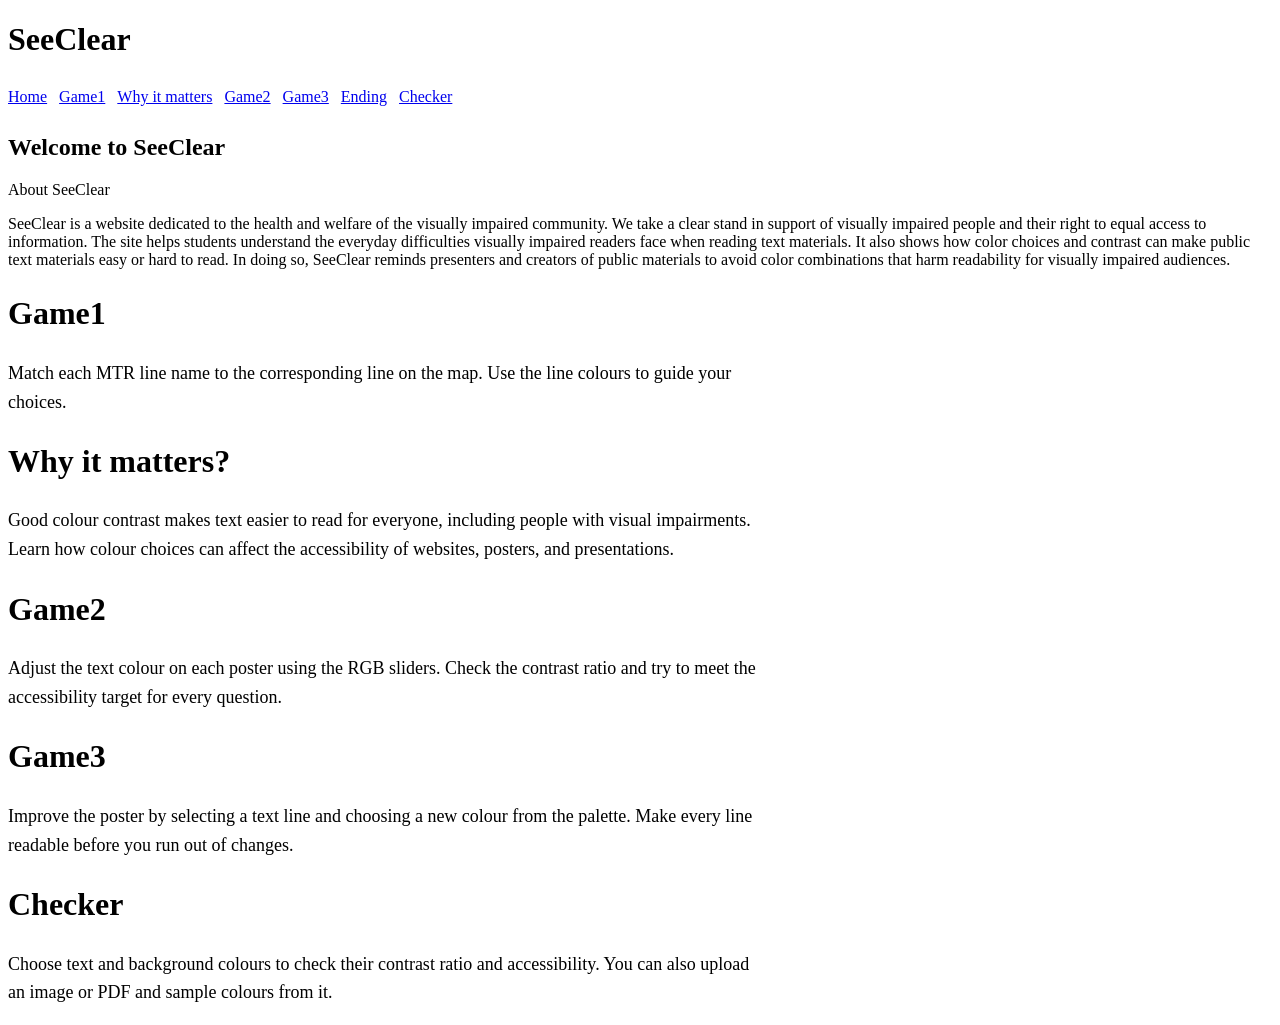
<file: index.html>
<!DOCTYPE html>
<html lang="en">

<head>
    <meta charset="UTF-8">
    <meta name="viewport" content="width=device-width, initial-scale=1.0">

    <title>SeeClear</title>
    <link rel="stylesheet" href="css/style.css">

</head>

<body>
    <a class="skip-link" href="#main">Skip to main content</a>
    <header class="site-header">
        <h1>SeeClear</h1>
        <nav class="site-nav">
            <ul class="nav-links">
                <li><a href="index.html">Home</a></li>
                <li><a href="game1.html">Game1</a></li>
                <li><a href="background.html">Why it matters</a></li>
                <li><a href="game2.html">Game2</a></li>
                <li><a href="game3.html">Game3</a></li>
                <li><a href="ending.html">Ending</a></li>
                <li><a href="checker.html">Checker</a></li>
            </ul>
        </nav>
    </header>

    <main id="main">
        <h2 class="background-heading">Welcome to SeeClear</h2>
        <p>About SeeClear</p>
        <p>SeeClear is a website dedicated to the health and welfare of the visually impaired community. 
            We take a clear stand in support of visually impaired people and their right to equal access to information. 
            The site helps students understand the everyday difficulties visually impaired readers face when reading text materials. 
            It also shows how color choices and contrast can make public text materials easy or hard to read. 
            In doing so, SeeClear reminds presenters and creators of public materials to avoid color combinations that harm readability for visually impaired audiences.
        </p>
        <h2 class="homepage-heading">Game1</h2>
        <p class="homepage-intro">Match each MTR line name to the corresponding line on the map. Use the line colours to guide your choices.</p>
        <h2 class="homepage-heading">Why it matters?</h2>
        <p class="homepage-intro">Good colour contrast makes text easier to read for everyone, including people with visual impairments. Learn how colour choices can affect the accessibility of websites, posters, and presentations.</p>
        <h2 class="homepage-heading">Game2</h2>
        <p class="homepage-intro">Adjust the text colour on each poster using the RGB sliders. Check the contrast ratio and try to meet the accessibility target for every question.</p>
        <h2 class="homepage-heading">Game3</h2>
        <p class="homepage-intro">Improve the poster by selecting a text line and choosing a new colour from the palette. Make every line readable before you run out of changes.</p>
        <h2 class="homepage-heading">Checker</h2>
        <p class="homepage-intro">Choose text and background colours to check their contrast ratio and accessibility. You can also upload an image or PDF and sample colours from it.</p>
    </main>
    <script src="js/color.js"></script>
</body>

</html>
</file>
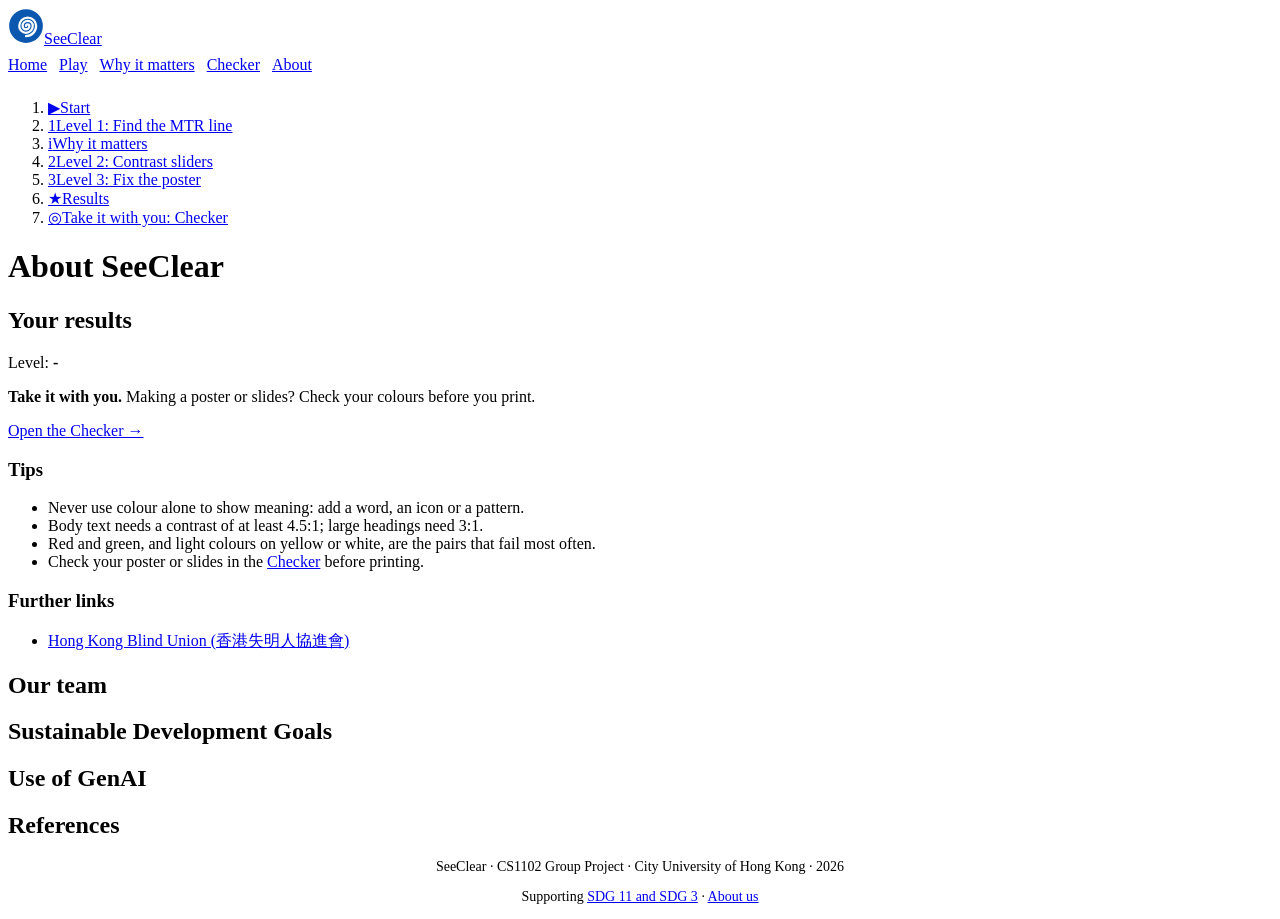
<file: about.html>
<!DOCTYPE html>
<html lang="en">
<head>
  <meta charset="UTF-8">
  <meta name="viewport" content="width=device-width, initial-scale=1.0">
  <meta name="description" content="The team behind SeeClear, our SDGs, GenAI use and references.">
  <title>About - SeeClear</title>
  <link rel="stylesheet" href="css/style.css">
</head>
<body>
  <!-- Page owner: Skeleton: Programmer A; text: Design & Content. Nav bar and footer are shared: keep them identical on all 6 pages. -->
  <a class="skip-link" href="#main">Skip to content</a>
  <header class="site-header">
    <nav class="nav-bar" aria-label="Main">
      <a class="logo" href="index.html"><img src="img/logo.svg" alt="" width="36" height="36">SeeClear</a>
      <ul class="nav-links">
        <li><a href="index.html" data-nav="home">Home</a></li>
        <li><a href="experience.html" data-nav="play">Play</a></li>
        <li><a href="why.html" data-nav="why">Why it matters</a></li>
        <li><a href="checker.html" data-nav="checker">Checker</a></li>
        <li><a href="about.html" data-nav="about" class="active" aria-current="page">About</a></li>
      </ul>
    </nav>
  </header>

  <main id="main">
    <nav class="route" id="routeBar" aria-label="Game route" data-current="results"></nav>

    <h1>About SeeClear</h1>

    <!-- Results of the three games (Programmer A). Tips and links: Design & Content can edit the text. -->
    <section id="results" aria-labelledby="resultsTitle">
      <h2 id="resultsTitle">Your results</h2>
      <ol class="result-steps" id="resultSteps"></ol>
      <p class="result-level">Level: <strong id="resultLevel">-</strong></p>
      <p id="resultNote" class="result-note"></p>
      <div class="next-block takeaway">
        <p><strong>Take it with you.</strong> Making a poster or slides? Check your colours before you print.</p>
        <a class="btn btn-primary" href="checker.html">Open the Checker &rarr;</a>
      </div>

      <h3>Tips</h3>
      <ul class="tips">
        <li>Never use colour alone to show meaning: add a word, an icon or a pattern.</li>
        <li>Body text needs a contrast of at least 4.5:1; large headings need 3:1.</li>
        <li>Red and green, and light colours on yellow or white, are the pairs that fail most often.</li>
        <li>Check your poster or slides in the <a href="checker.html">Checker</a> before printing.</li>
      </ul>

      <h3>Further links</h3>
      <ul class="further-links">
        <li><a href="https://www.hkbu.org.hk/" rel="noopener">Hong Kong Blind Union (香港失明人協進會)</a></li>
        <!-- Instagram / YouTube links: Design & Content to add -->
      </ul>
    </section>

    <section id="team" aria-labelledby="teamTitle">
      <h2 id="teamTitle">Our team</h2>
      <!-- Team members and roles go here -->
    </section>

    <section id="sdg" aria-labelledby="sdgTitle">
      <h2 id="sdgTitle">Sustainable Development Goals</h2>
      <!-- SDG 11 and SDG 3 explanation goes here -->
    </section>

    <section id="genai" aria-labelledby="genaiTitle">
      <h2 id="genaiTitle">Use of GenAI</h2>
      <!-- GenAI declaration goes here -->
    </section>

    <section id="references" aria-labelledby="refTitle">
      <h2 id="refTitle">References</h2>
      <!-- WCAG, colour-blindness matrix sources, statistics sources -->
    </section>
  </main>

  <footer class="site-footer">
    <p>SeeClear &middot; CS1102 Group Project &middot; City University of Hong Kong &middot; 2026</p>
    <p>Supporting <a href="about.html#sdg">SDG 11 and SDG 3</a> &middot; <a href="about.html">About us</a></p>
  </footer>

  <script src="js/game.js"></script>
  <script src="js/ending.js"></script>
</body>
</html>
</file>
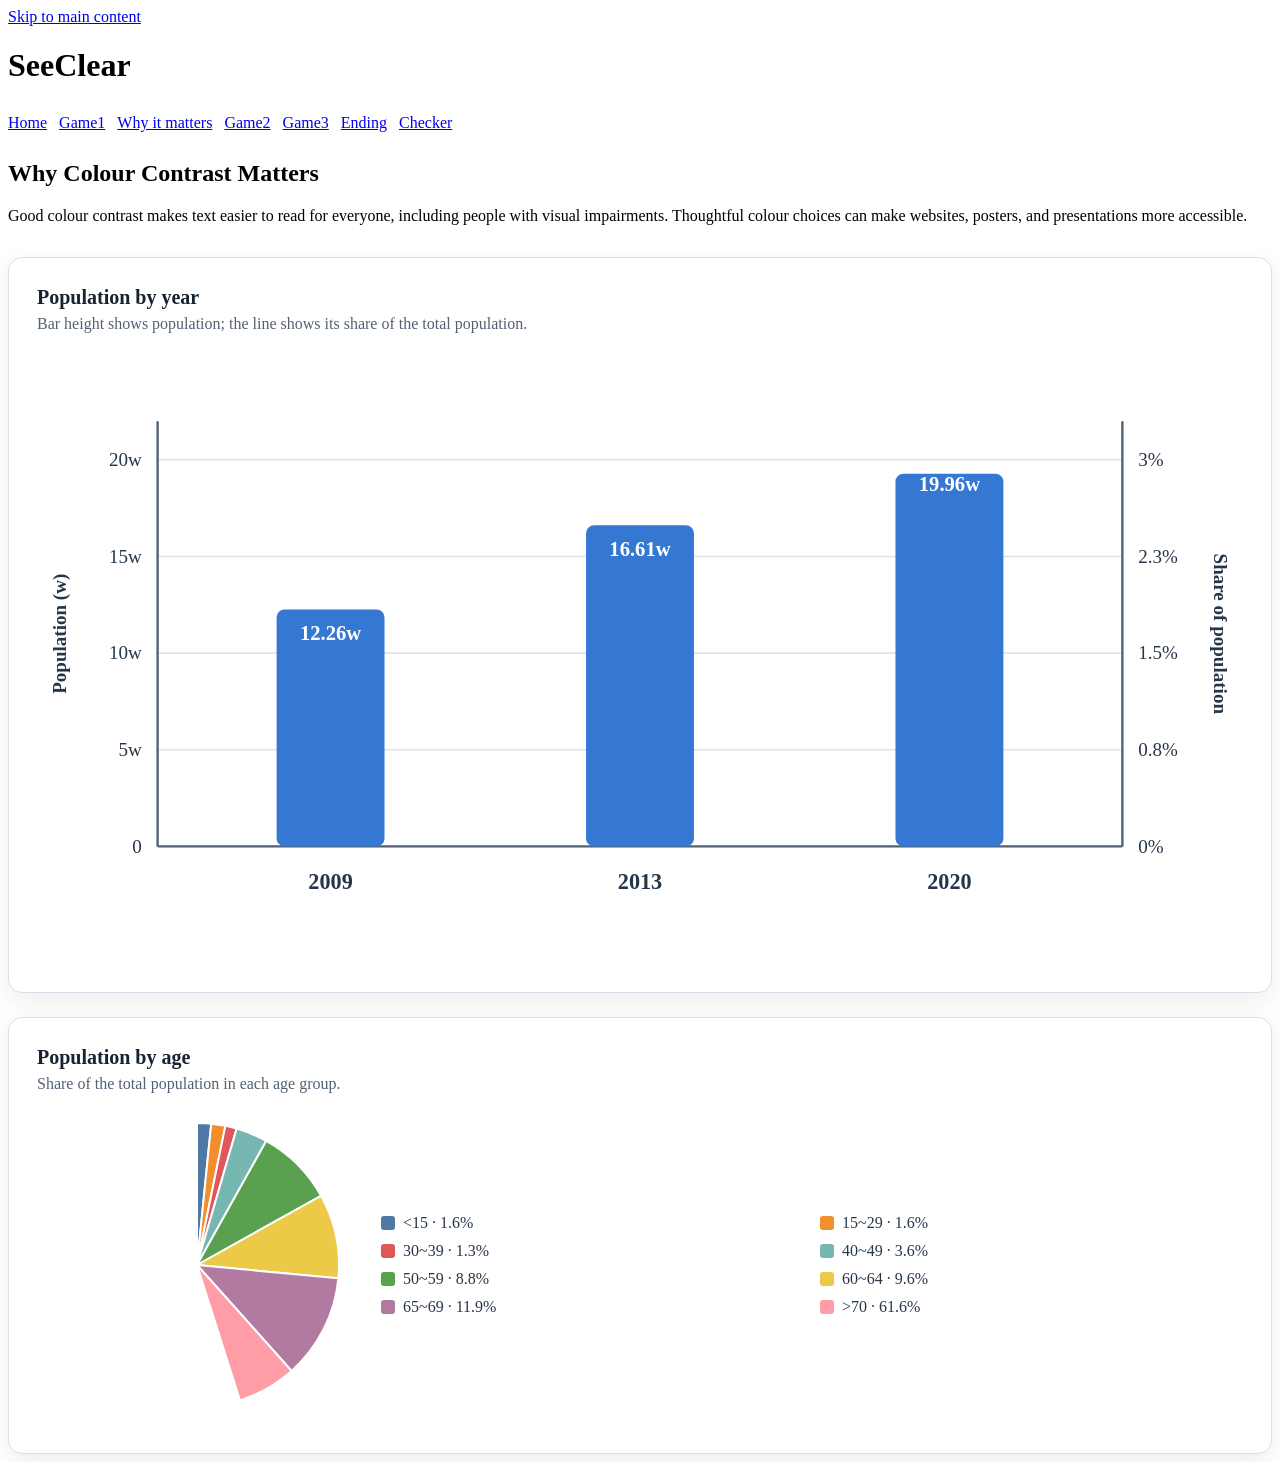
<file: background.html>
<!DOCTYPE html>
<html lang="en">

<head meta name = "viewport" content = "width=device-width, initial-scale=1.0">
    <meta charset="UTF-8">
    <title>Background - SeeClear</title>
    <title>Background - SeeClear</title>
    <link rel="stylesheet" href="css/style.css">
    <script src="js/color.js"></script>
</head>

<body>
    <a class="" href="#main">Skip to main content</a>
    <header class="site-header">
        <h1>SeeClear</h1>
        <nav class="site-nav">
            <ul class="nav-links">
                <li><a href="index.html">Home</a></li>
                <li><a href="game1.html">Game1</a></li>
                <li><a href="background.html">Why it matters</a></li>
                <li><a href="game2.html">Game2</a></li>
                <li><a href="game3.html">Game3</a></li>
                <li><a href="ending.html">Ending</a></li>
                <li><a href="checker.html">Checker</a></li>
            </ul>
        </nav>
    </header>

    <main id="main">
        <h2>Why Colour Contrast Matters</h2>
        <p>Good colour contrast makes text easier to read for everyone, including people with visual impairments. Thoughtful colour choices can make websites, posters, and presentations more accessible.</p>
        <section class="background-charts" aria-label="Population statistics">
            <article class="chart-card">
                <h3>Population by year</h3>
                <p class="chart-description">Bar height shows population; the line shows its share of the total population.</p>
                <div class="chart-frame">
                    <svg id="population-chart" viewBox="0 0 760 390" role="img" aria-label="Population: 12.26w in 2009, 16.61w in 2013, 19.96w in 2020; corresponding shares: 1.8, 2.3, 2.7 percent."></svg>
                </div>
            </article>
            <article class="chart-card">
                <h3>Population by age</h3>
                <p class="chart-description">Share of the total population in each age group.</p>
                <div class="age-chart-layout">
                    <svg id="age-chart" viewBox="0 0 320 320" role="img" aria-label="Age distribution: <15 1.6 percent, 15~29 1.6 percent, 30~39 1.3 percent, 40~49 3.6 percent, 50~59 8.8 percent, 60~64 9.6 percent, 65~69 11.9 percent, >70 61.6 percent."></svg>
                    <ul id="age-legend" class="age-legend" aria-label="Age group percentages"></ul>
                </div>
            </article>
        </section>
    </main>
    <script src="js/background.js"></script>
</body>

</html>
</file>
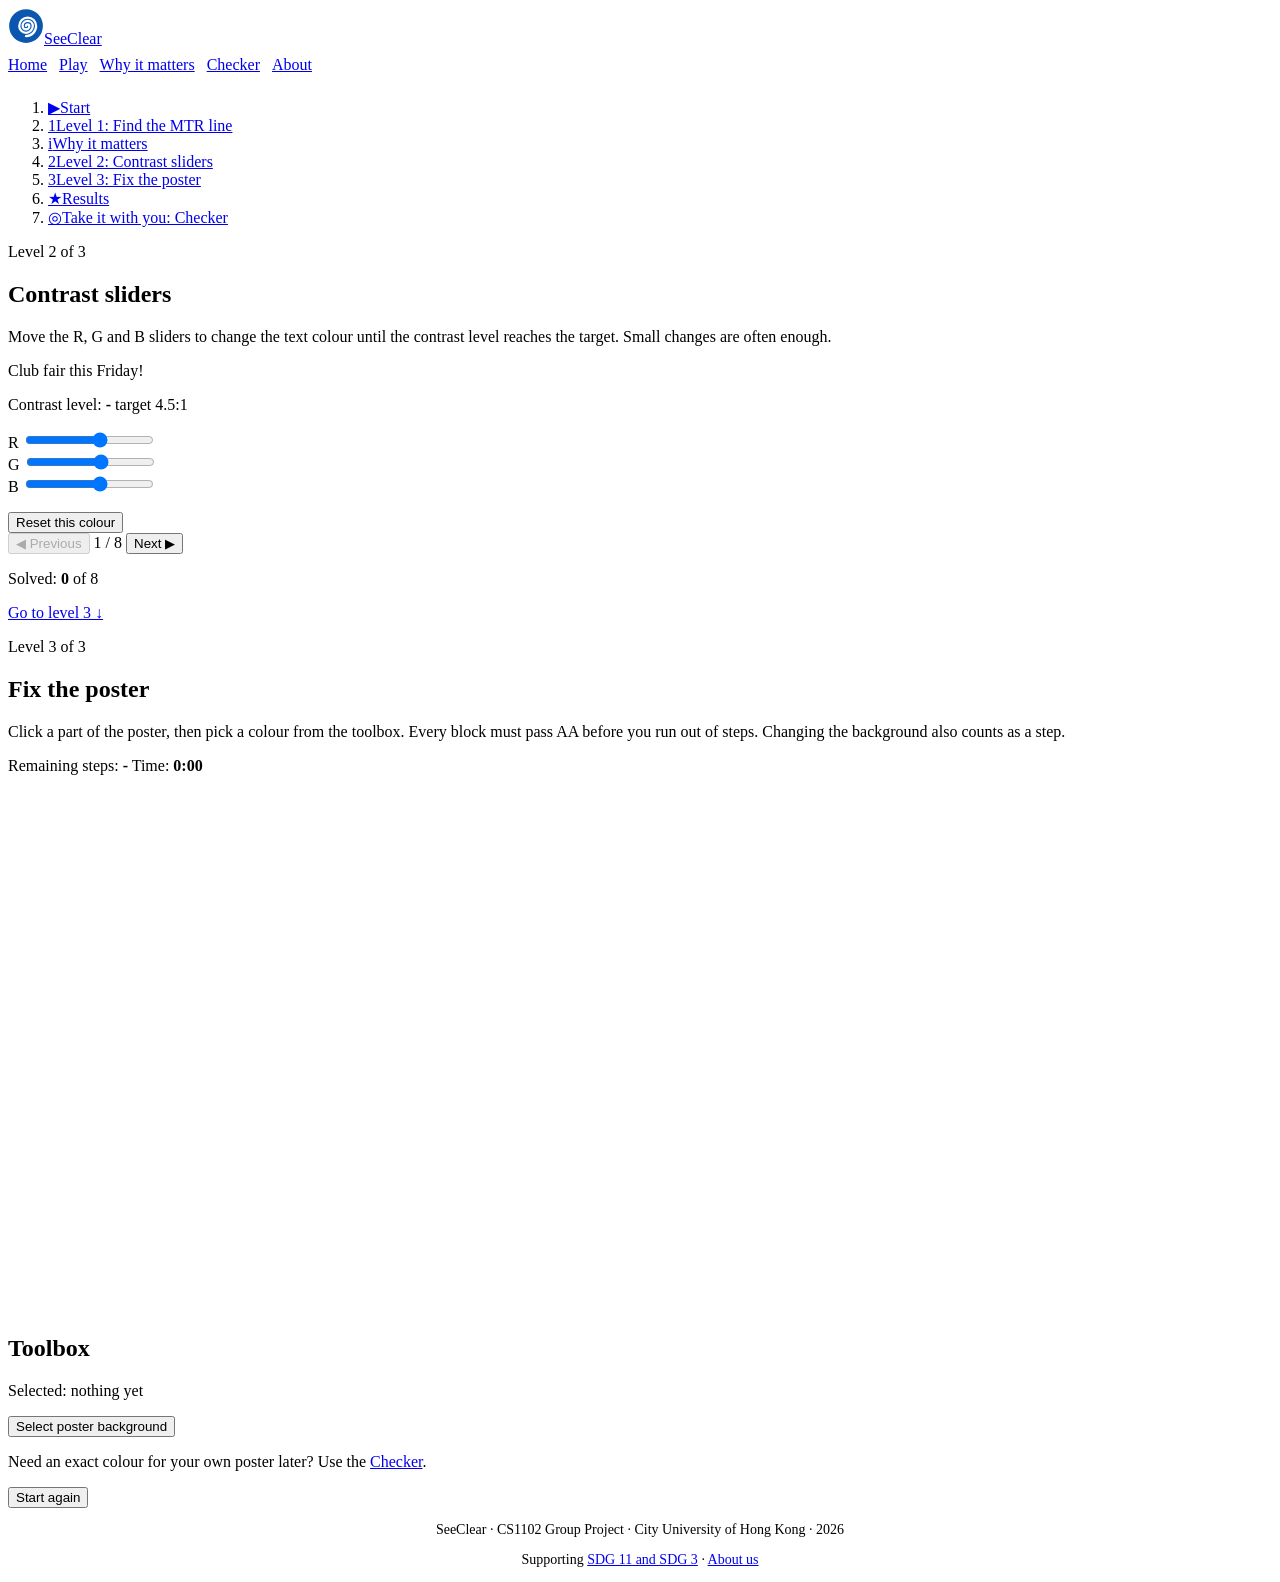
<file: challenge.html>
<!DOCTYPE html>
<html lang="en">
<head>
  <meta charset="UTF-8">
  <meta name="viewport" content="width=device-width, initial-scale=1.0">
  <meta name="description" content="Test your eye for accessible colour.">
  <title>Challenge - SeeClear</title>
  <link rel="stylesheet" href="css/style.css">
</head>
<body>
  <!-- Page owner: Programmer B (Games 2 and 3: Programmer A). Nav bar and footer are shared: keep them identical on all 6 pages. -->
  <a class="skip-link" href="#main">Skip to content</a>
  <header class="site-header">
    <nav class="nav-bar" aria-label="Main">
      <a class="logo" href="index.html"><img src="img/logo.svg" alt="" width="36" height="36">SeeClear</a>
      <ul class="nav-links">
        <li><a href="index.html" data-nav="home">Home</a></li>
        <li><a href="experience.html" data-nav="play" class="active" aria-current="page">Play</a></li>
        <li><a href="why.html" data-nav="why">Why it matters</a></li>
        <li><a href="checker.html" data-nav="checker">Checker</a></li>
        <li><a href="about.html" data-nav="about">About</a></li>
      </ul>
    </nav>
  </header>

  <main id="main">
    <nav class="route" id="routeBar" aria-label="Game route" data-current="game2"></nav>

    <!-- Games 2 and 3 (built by Programmer A, 2026-11-09). -->
    <section class="game" id="level2" data-route-step="game2" aria-labelledby="game2Title">
      <p class="game-step">Level 2 of 3</p>
      <h1 id="game2Title">Contrast sliders</h1>
      <p>Move the R, G and B sliders to change the text colour until the contrast level reaches the target. Small changes are often enough.</p>

      <div class="slider-game">
        <div class="slider-picture" id="quizPicture">
          <p id="quizText"></p>
        </div>
        <div class="slider-controls">
          <p class="contrast-level">Contrast level: <strong id="quizRatio">-</strong>
            <span class="contrast-target">target <span id="quizTarget">-</span></span></p>
          <div class="level-bar" aria-hidden="true">
            <div class="level-fill" id="quizLevelFill"></div>
            <div class="level-target" id="quizTargetTick"></div>
          </div>
          <div class="rgb-slider">
            <label for="sliderR">R <output id="valueR" for="sliderR"></output></label>
            <input type="range" id="sliderR" min="0" max="255" step="1">
          </div>
          <div class="rgb-slider">
            <label for="sliderG">G <output id="valueG" for="sliderG"></output></label>
            <input type="range" id="sliderG" min="0" max="255" step="1">
          </div>
          <div class="rgb-slider">
            <label for="sliderB">B <output id="valueB" for="sliderB"></output></label>
            <input type="range" id="sliderB" min="0" max="255" step="1">
          </div>
          <p id="quizStatus" class="game-message" aria-live="polite"></p>
          <button type="button" id="quizReset">Reset this colour</button>
        </div>
      </div>

      <div class="quiz-nav">
        <button type="button" id="quizPrev">&#9664; Previous</button>
        <span id="quizCount" class="quiz-count">1 / 8</span>
        <button type="button" id="quizNext">Next &#9654;</button>
      </div>
      <p>Solved: <strong id="quizSolved">0</strong> of <span id="quizTotal">8</span></p>
      <a class="btn btn-primary" href="#level3">Go to level 3 &darr;</a>
    </section>

    <section class="game" id="level3" data-route-step="game3" aria-labelledby="game3Title">
      <p class="game-step">Level 3 of 3</p>
      <h1 id="game3Title">Fix the poster</h1>
      <p>Click a part of the poster, then pick a colour from the toolbox. Every block must pass AA before you run out of steps. Changing the background also counts as a step.</p>

      <div class="fix-status">
        <span>Remaining steps: <strong id="stepsLeft">-</strong></span>
        <span>Time: <strong id="timer">0:00</strong></span>
      </div>

      <div class="fix-game">
        <div class="poster" id="poster"></div>
        <div class="toolbox">
          <h2>Toolbox</h2>
          <p id="selectedPart" class="selected-part">Selected: nothing yet</p>
          <button type="button" id="selectBackground">Select poster background</button>
          <div class="swatches" id="toolbox"></div>
          <p class="toolbox-tip">Need an exact colour for your own poster later? Use the <a href="checker.html">Checker</a>.</p>
        </div>
      </div>

      <div class="progress-bar" aria-hidden="true">
        <div class="progress-pass" id="progressPass"></div>
        <div class="progress-fail" id="progressFail"></div>
      </div>
      <p id="progressText" class="game-message" aria-live="polite"></p>

      <div class="game-actions">
        <button type="button" id="posterReset">Start again</button>
      </div>

      <div id="level3Done" class="next-block" hidden>
        <p id="level3Result"></p>
        <a class="btn btn-primary" href="about.html#results">See your results &rarr;</a>
      </div>
    </section>
  </main>

  <footer class="site-footer">
    <p>SeeClear &middot; CS1102 Group Project &middot; City University of Hong Kong &middot; 2026</p>
    <p>Supporting <a href="about.html#sdg">SDG 11 and SDG 3</a> &middot; <a href="about.html">About us</a></p>
  </footer>

  <script src="data/scenes.js"></script>
  <script src="js/color.js"></script>
  <script src="js/game.js"></script>
  <script src="js/challenge.js"></script>
</body>
</html>
</file>
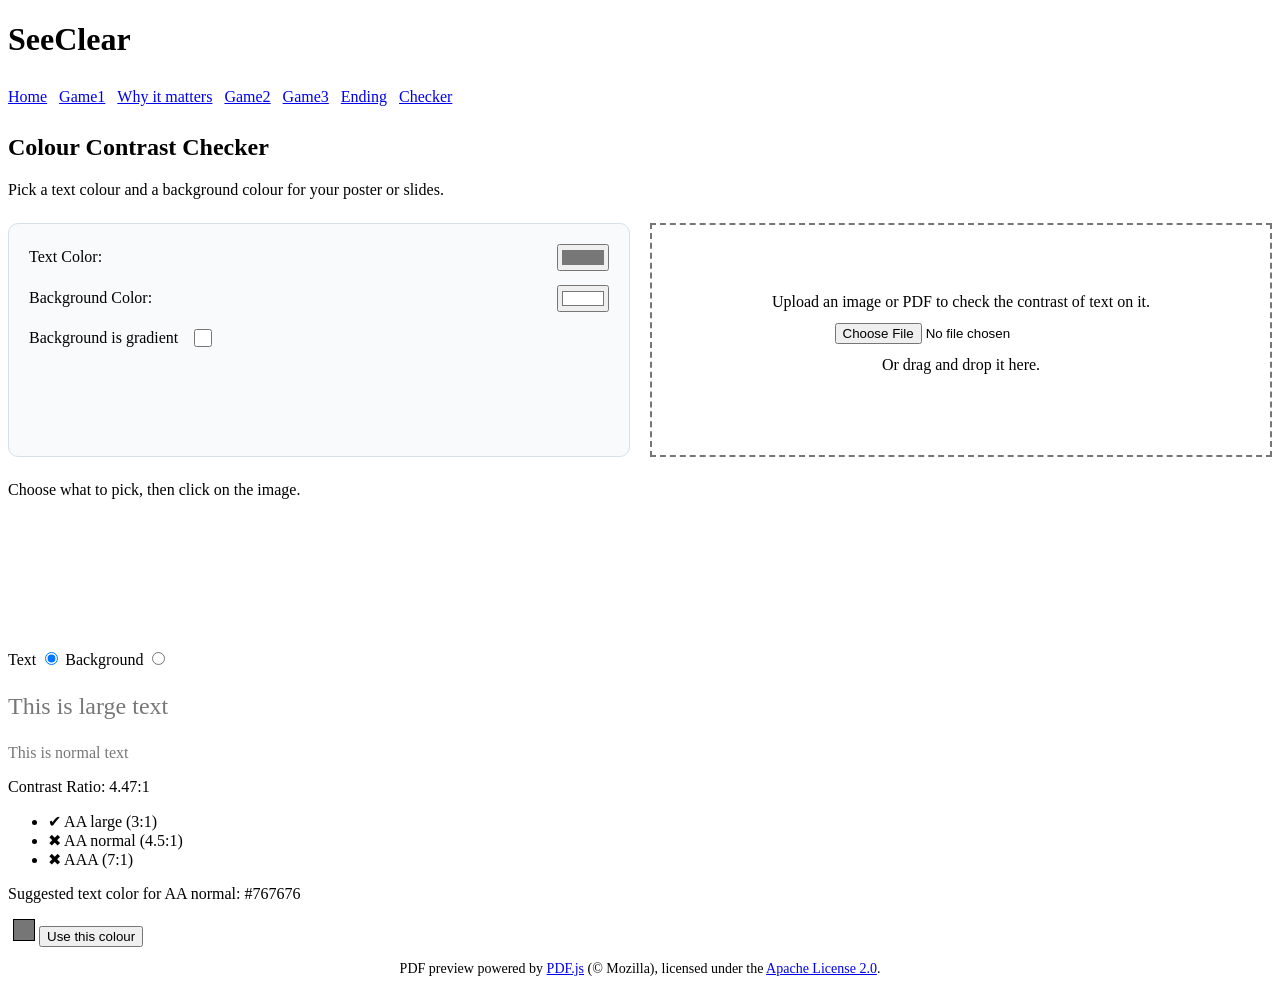
<file: checker.html>
<!DOCTYPE html>
<html lang="en">

<head>
    <meta name="viewport" content="width=device-width, initial-scale=1.0">
    <meta charset="UTF-8">
    <title>Checker - SeeClear</title>
    <link rel="stylesheet" href="css/style.css">
</head>

<body>
    <a class="skip-link" href="#main">Skip to main content</a>
    <header class="site-header">
        <h1>SeeClear</h1>
        <nav class="site-nav">
            <ul class="nav-links">
                <li><a href="index.html">Home</a></li>
                <li><a href="game1.html">Game1</a></li>
                <li><a href="background.html">Why it matters</a></li>
                <li><a href="game2.html">Game2</a></li>
                <li><a href="game3.html">Game3</a></li>
                <li><a href="ending.html">Ending</a></li>
                <li><a href="checker.html">Checker</a></li>
            </ul>
        </nav>
    </header>
    <main id="main">
        <h2>Colour Contrast Checker</h2>
        <p>Pick a text colour and a background colour for your poster or slides.</p>
        <div class="checker-upload-layout">
            <section class="checker-options" aria-label="Colour settings">
                <div class="checker-control">
                    <label for="text-color">Text Color:</label>
                    <input type="color" id="text-color" value="#777777">
                </div>
                <div class="checker-control">
                    <label for="background-color">Background Color:</label>
                    <input type="color" id="background-color" value="#ffffff">
                </div>
                <div class="checker-control checker-gradient-toggle">
                    <label for="gradient-toggle">Background is gradient</label>
                    <input type="checkbox" id="gradient-toggle">
                </div>
                <div id="gradient-options" hidden>
                    <label for="gradient-end">End Color:</label>
                    <input type="color" id="gradient-end" value="#000000">
                    <p>The background colour above is used as the gradient start.</p>
                </div>
            </section>
            <div id="drop-zone">
                <label for="image-upload">Upload an image or PDF to check the contrast of text on it.</label>
                <input type="file" accept="image/*,application/pdf" id="image-upload">
                <p>Or drag and drop it here.</p>
                <p id="file-error" role="alert"></p>
            </div>
        </div>
        <p>Choose what to pick, then click on the image.</p>
        <label for="pick-text">Text</label>
        <input type="radio" id="pick-text" value="text" name="color-type" checked>
        <label for="pick-background">Background</label>
        <input type="radio" id="pick-background" value="background" name="color-type">
        <canvas id="image-canvas"></canvas>
        <div id="preview">
            <p id="large-text">This is large text</p>
            <p>This is normal text</p>
        </div>
        <p id="contrast-ratio"></p>
        <ul id="results">
            <li id="aa-large"></li>
            <li id="aa-normal"></li>
            <li id="aaa"></li>
        </ul>
        <p id="suggestion"></p>
        <span id="suggestion-swatch" role="img"></span>
        <button id="apply-suggestion" hidden>Use this colour</button>
    </main>
    <footer>
        <p>PDF preview powered by <a href="https://mozilla.github.io/pdf.js/">PDF.js</a> (© Mozilla), licensed under the
            <a href="https://www.apache.org/licenses/LICENSE-2.0">Apache License 2.0</a>.
        </p>
    </footer>
    <script src="pdfjs/pdf.min.js"></script>
    <script src="js/color.js"></script>
    <script src="js/checker.js"></script>
</body>

</html>
</file>
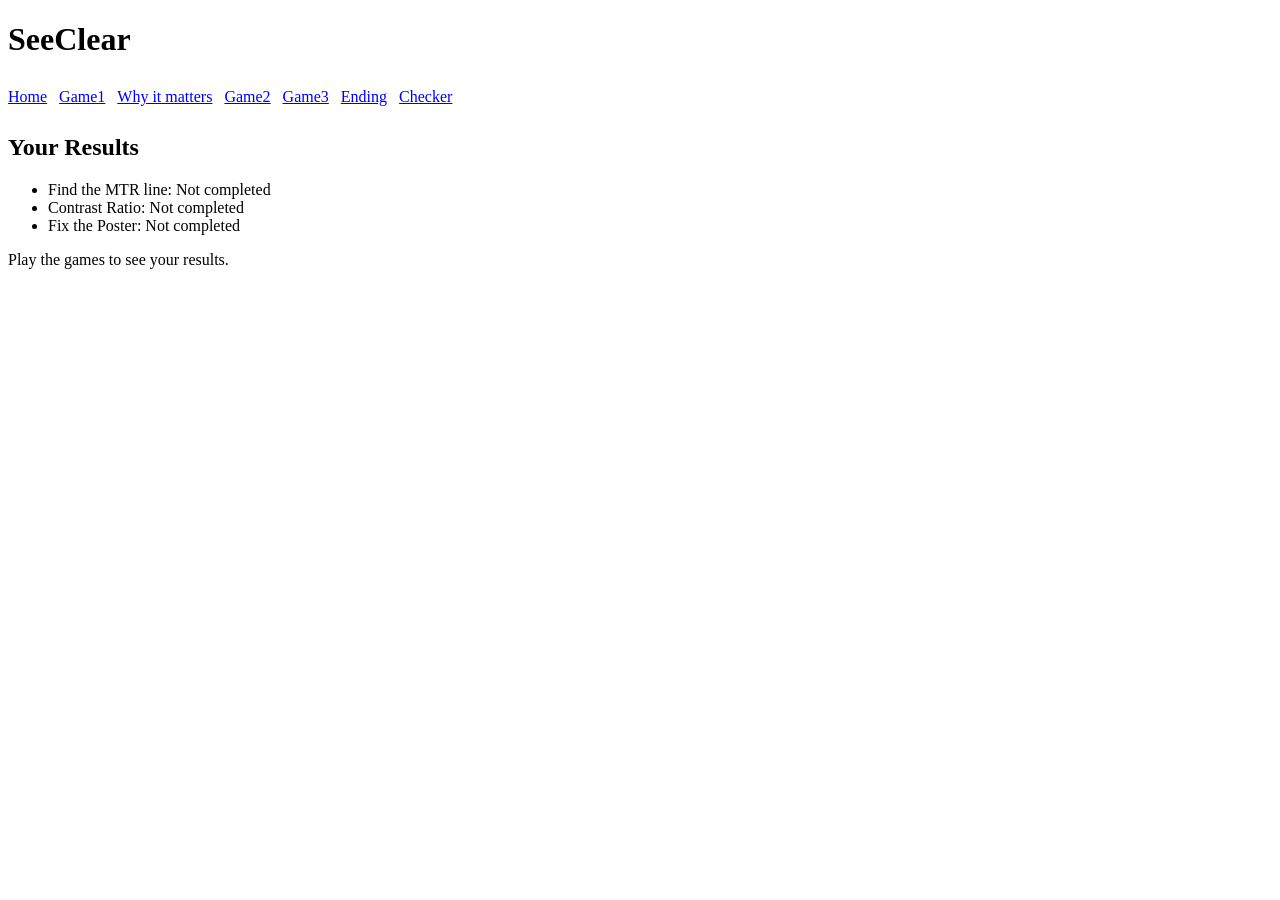
<file: ending.html>
<!DOCTYPE html>
<html lang="en">

<head>
    <meta name="viewport" content="width=device-width, initial-scale=1.0">
    <meta charset="UTF-8">
    <title>Ending - SeeClear</title>
    <link rel="stylesheet" href="css/style.css">
</head>

<body>
    <a class="skip-link" href="#main">Skip to main content</a>
    <header class="site-header">
        <h1>SeeClear</h1>
        <nav class="site-nav">
            <ul class="nav-links">
                <li><a href="index.html">Home</a></li>
                <li><a href="game1.html">Game1</a></li>
                <li><a href="background.html">Why it matters</a></li>
                <li><a href="game2.html">Game2</a></li>
                <li><a href="game3.html">Game3</a></li>
                <li><a href="ending.html">Ending</a></li>
                <li><a href="checker.html">Checker</a></li>
            </ul>
        </nav>
    </header>
    <main id="main">
        <h2>Your Results</h2>
        <ul id="scores"></ul>
        <p id="average"></p>
        <p id="grade"></p>
        <p id="remaining"></p>
    </main>
    <script src="js/ending.js"></script>
</body>

</html>
</file>
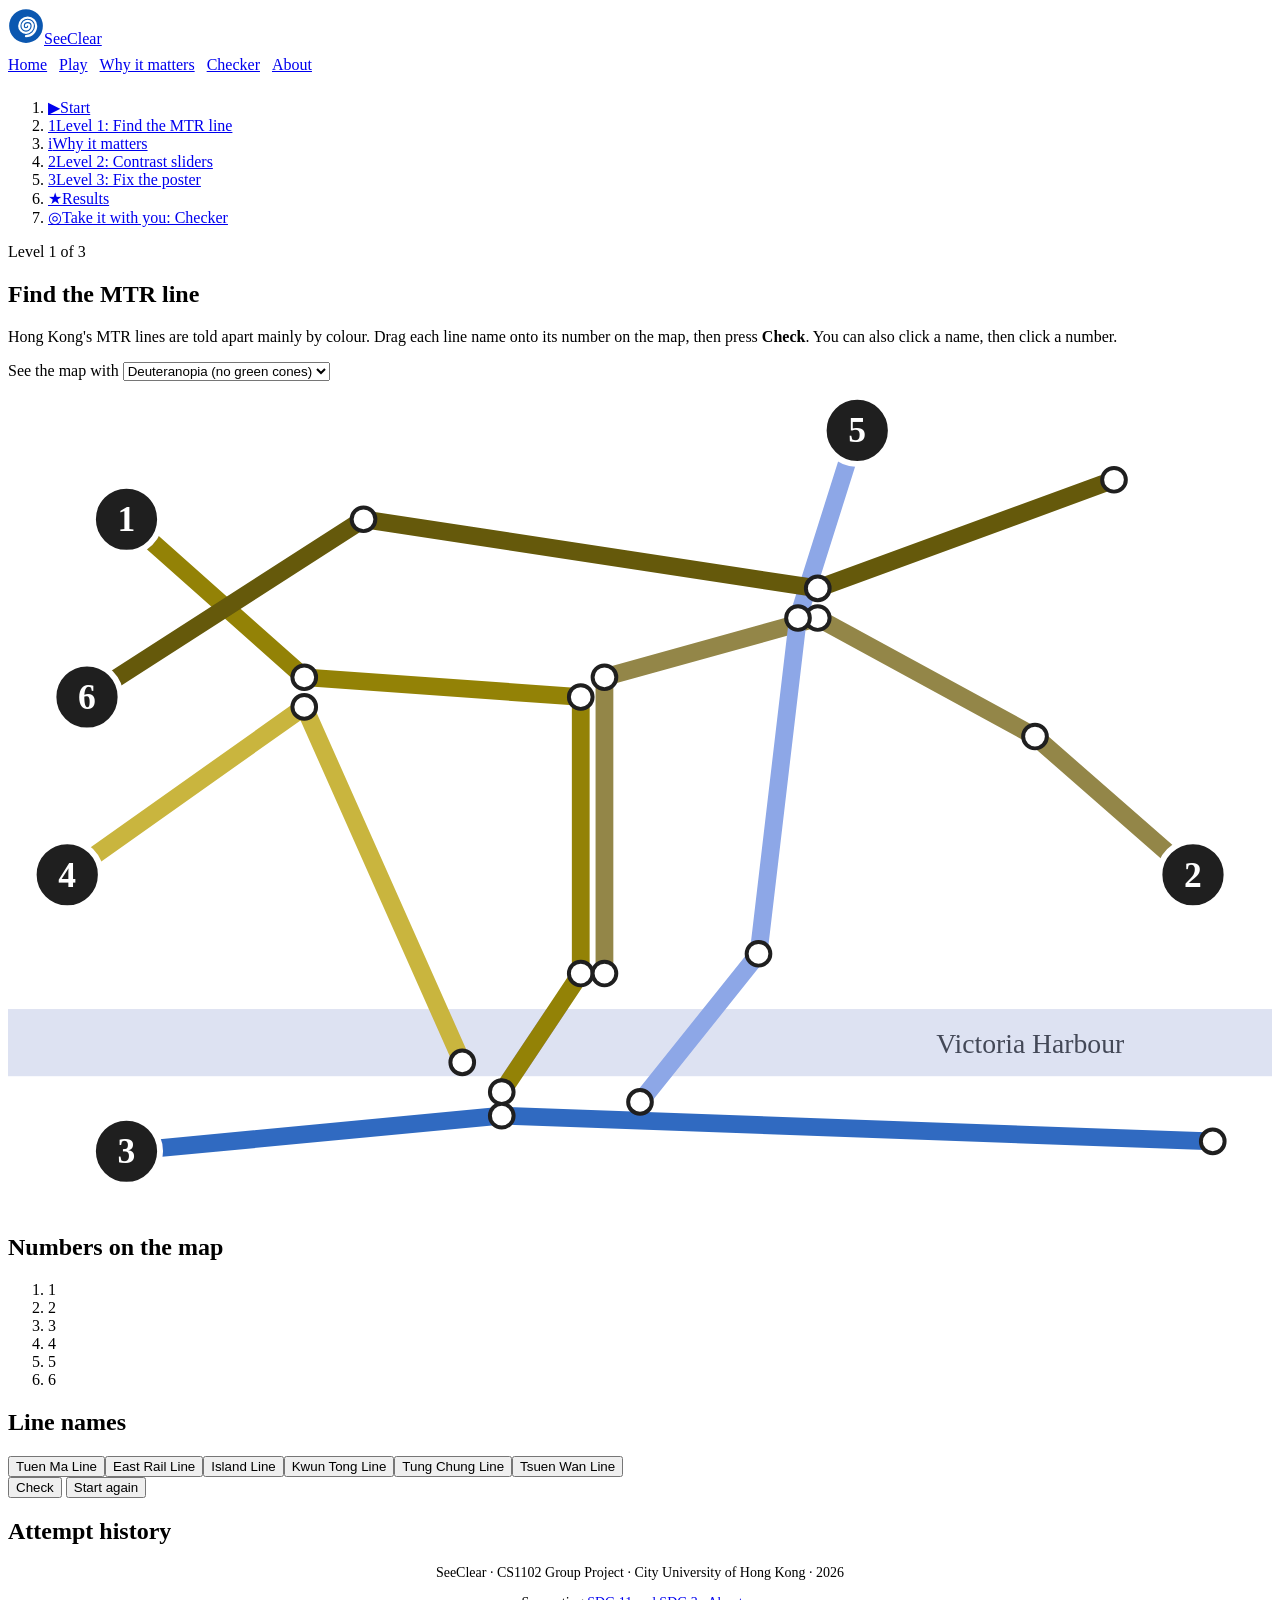
<file: experience.html>
<!DOCTYPE html>
<html lang="en">
<head>
  <meta charset="UTF-8">
  <meta name="viewport" content="width=device-width, initial-scale=1.0">
  <meta name="description" content="Simulate colour vision deficiency on everyday Hong Kong scenes.">
  <title>Experience - SeeClear</title>
  <link rel="stylesheet" href="css/style.css">
</head>
<body>
  <!-- Page owner: Programmer B (Game 1: Programmer A). Nav bar and footer are shared: keep them identical on all 6 pages. -->
  <a class="skip-link" href="#main">Skip to content</a>
  <header class="site-header">
    <nav class="nav-bar" aria-label="Main">
      <a class="logo" href="index.html"><img src="img/logo.svg" alt="" width="36" height="36">SeeClear</a>
      <ul class="nav-links">
        <li><a href="index.html" data-nav="home">Home</a></li>
        <li><a href="experience.html" data-nav="play" class="active" aria-current="page">Play</a></li>
        <li><a href="why.html" data-nav="why">Why it matters</a></li>
        <li><a href="checker.html" data-nav="checker">Checker</a></li>
        <li><a href="about.html" data-nav="about">About</a></li>
      </ul>
    </nav>
  </header>

  <main id="main">
    <nav class="route" id="routeBar" aria-label="Game route" data-current="game1"></nav>

    <!-- Game 1 (built by Programmer A, 2026-11-09). Programmer B: the scene explorer can go below it. -->
    <section class="game" aria-labelledby="game1Title">
      <p class="game-step">Level 1 of 3</p>
      <h1 id="game1Title">Find the MTR line</h1>
      <p>Hong Kong's MTR lines are told apart mainly by colour. Drag each line name onto its number on the map, then press <strong>Check</strong>. You can also click a name, then click a number.</p>

      <div class="vision-row">
        <label for="visionMode">See the map with</label>
        <select id="visionMode"></select>
      </div>

      <div class="mtr-game" id="mtrGame">
        <div class="mtr-map">
          <svg id="mtrMap" role="img" aria-labelledby="mtrMapTitle">
            <title id="mtrMapTitle">Simplified MTR map with six numbered lines, not to scale</title>
          </svg>
        </div>
        <div class="mtr-side">
          <h2>Numbers on the map</h2>
          <ol class="mtr-slots" id="mtrSlots"></ol>
          <h2>Line names</h2>
          <div class="chip-tray" id="chipTray" aria-label="Line names to place"></div>
        </div>
      </div>

      <div class="game-actions">
        <button type="button" id="checkBtn" class="btn-primary">Check</button>
        <button type="button" id="resetBtn">Start again</button>
      </div>
      <p id="gameMessage" class="game-message" aria-live="polite"></p>

      <div id="nextBlock" class="next-block" hidden>
        <p><strong>Well done!</strong> Now switch the view back to normal vision and see how different it looks.</p>
        <a class="btn btn-primary" href="why.html">Next: why it matters &rarr;</a>
      </div>

      <h2>Attempt history</h2>
      <ol id="attemptList" class="attempt-list"></ol>
    </section>
  </main>

  <footer class="site-footer">
    <p>SeeClear &middot; CS1102 Group Project &middot; City University of Hong Kong &middot; 2026</p>
    <p>Supporting <a href="about.html#sdg">SDG 11 and SDG 3</a> &middot; <a href="about.html">About us</a></p>
  </footer>

  <script src="data/scenes.js"></script>
  <script src="js/color.js"></script>
  <script src="js/filters.js"></script>
  <script src="js/game.js"></script>
  <script src="js/experience.js"></script>
</body>
</html>
</file>
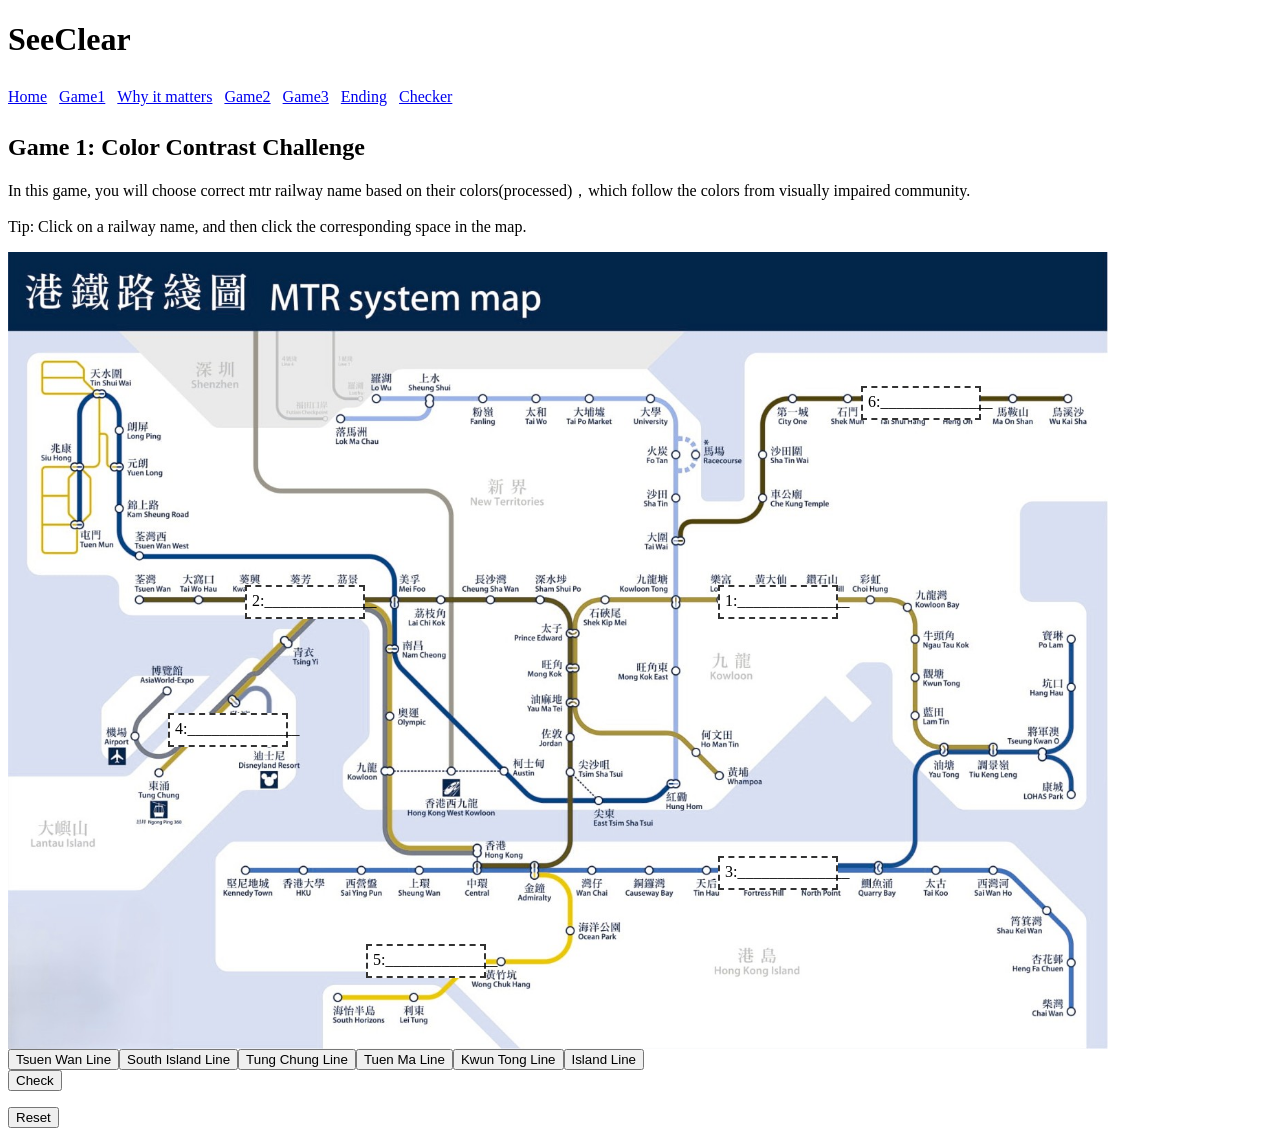
<file: game1.html>
<!DOCTYPE html>
<html lang="en">

<head>
    <meta name="viewport" content="width=device-width, initial-scale=1.0">
    <meta charset="UTF-8">
    <title>Game1 - SeeClear</title>
    <link rel="stylesheet" href="css/style.css">
</head>

<body>
    <a class="skip-link" href="#main">Skip to main content</a>
    <header class="site-header">
        <h1>SeeClear</h1>
        <nav class="site-nav">
            <ul class="nav-links">
                <li><a href="index.html">Home</a></li>
                <li><a href="game1.html">Game1</a></li>
                <li><a href="background.html">Why it matters</a></li>
                <li><a href="game2.html">Game2</a></li>
                <li><a href="game3.html">Game3</a></li>
                <li><a href="ending.html">Ending</a></li>
                <li><a href="checker.html">Checker</a></li>
            </ul>
        </nav>
    </header>
    <main id="main">
        <h2>Game 1: Color Contrast Challenge</h2>
        <p>In this game, you will choose correct mtr railway name based on their colors(processed)，which follow the colors from visually impaired community.</p>
        <p>Tip: Click on a railway name, and then click the corresponding space in the map. </p>
        <div id="game-container">
            <div id="map-area">
                <img src="img/HK-MTRmap.jpg" alt="Hong Kong MTR system map">
                <div id="mtr-slots"></div>
            </div>
            <div id="mtr-choices"></div>
            <button id="check-button">Check</button>
            <p id="result"></p>
            <div hidden id="next-block"><a href="background.html">Next</a></div>
            <button id="reset-button">Reset</button>
            <ol id="history"></ol>
        </div>
    </main>
    <script src="js/game1.js">
    </script>
</body>

</html>
</file>
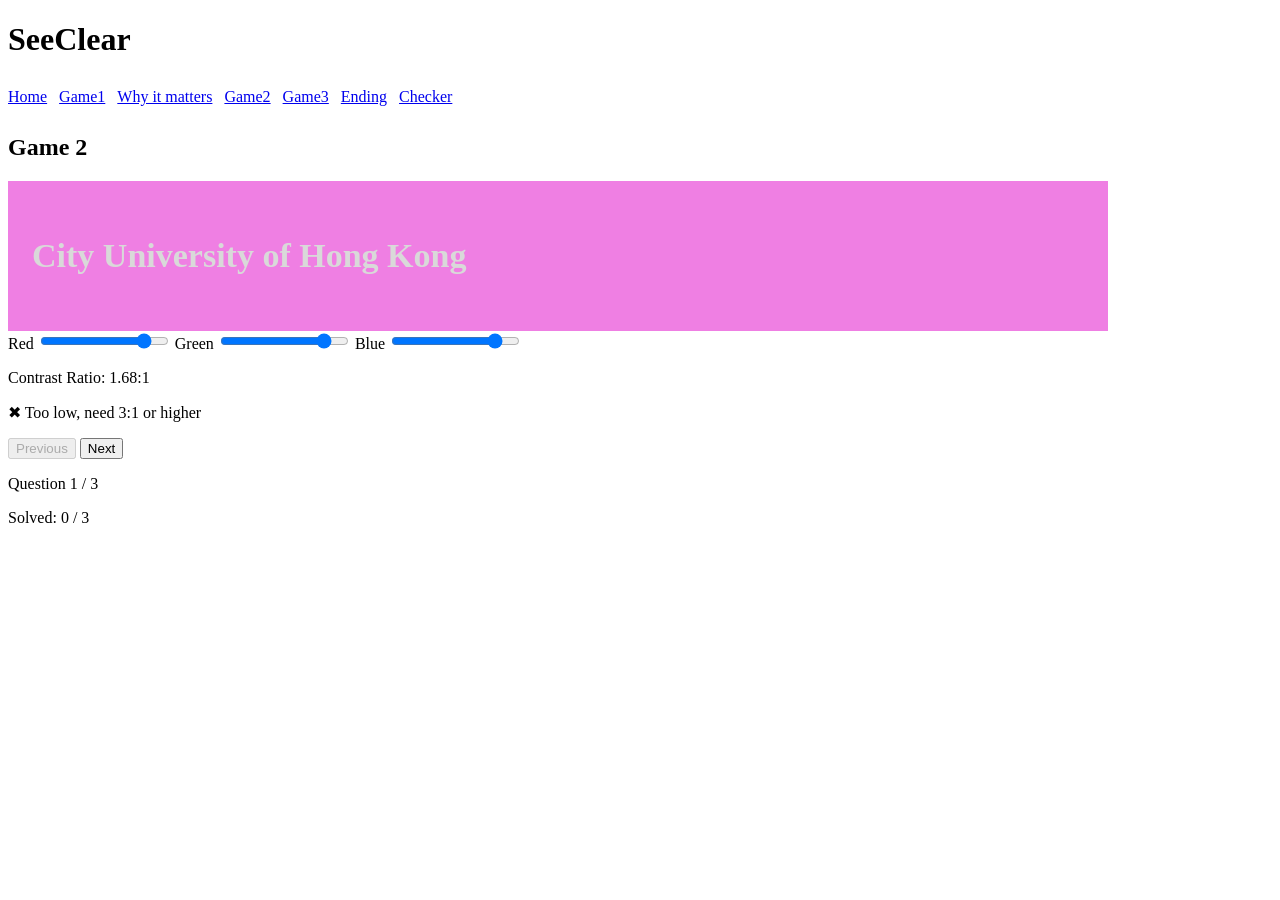
<file: game2.html>
<!DOCTYPE html>
<html lang="en">

<head>
    <meta name="viewport" content="width=device-width, initial-scale=1.0">
    <meta charset="UTF-8">
    <title>Game2 - SeeClear</title>
    <link rel="stylesheet" href="css/style.css">
</head>

<body>
    <a class="skip-link" href="#main">Skip to main content</a>
    <header class="site-header">
        <h1>SeeClear</h1>
        <nav class="site-nav">
            <ul class="nav-links">
                <li><a href="index.html">Home</a></li>
                <li><a href="game1.html">Game1</a></li>
                <li><a href="background.html">Why it matters</a></li>
                <li><a href="game2.html">Game2</a></li>
                <li><a href="game3.html">Game3</a></li>
                <li><a href="ending.html">Ending</a></li>
                <li><a href="checker.html">Checker</a></li>
            </ul>
        </nav>
    </header>
    <main id="main">
        <h2>Game 2</h2>
        <div id="card">
            <p id="card-text">card-text</p>
        </div>
        <label for="red">Red</label>
        <input type="range" id="red" min="0" max="255" value="0">
        <label for="green">Green</label>
        <input type="range" id="green" min="0" max="255" value="0">
        <label for="blue">Blue</label>
        <input type="range" id="blue" min="0" max="255" value="0">
        <p id="ratio"></p>
        <p id ="status"></p>
        <button id="prev">Previous</button>
        <button id="next">Next</button>
        <p id="question-number"></p>
        <p id="solved-number"></p>
        <div hidden id="next-block"><a href="game3.html">Next</a></div>
    </main>
    <script src="js/color.js"></script>
    <script src="js/game2.js"></script>
</body>

</html>
</file>
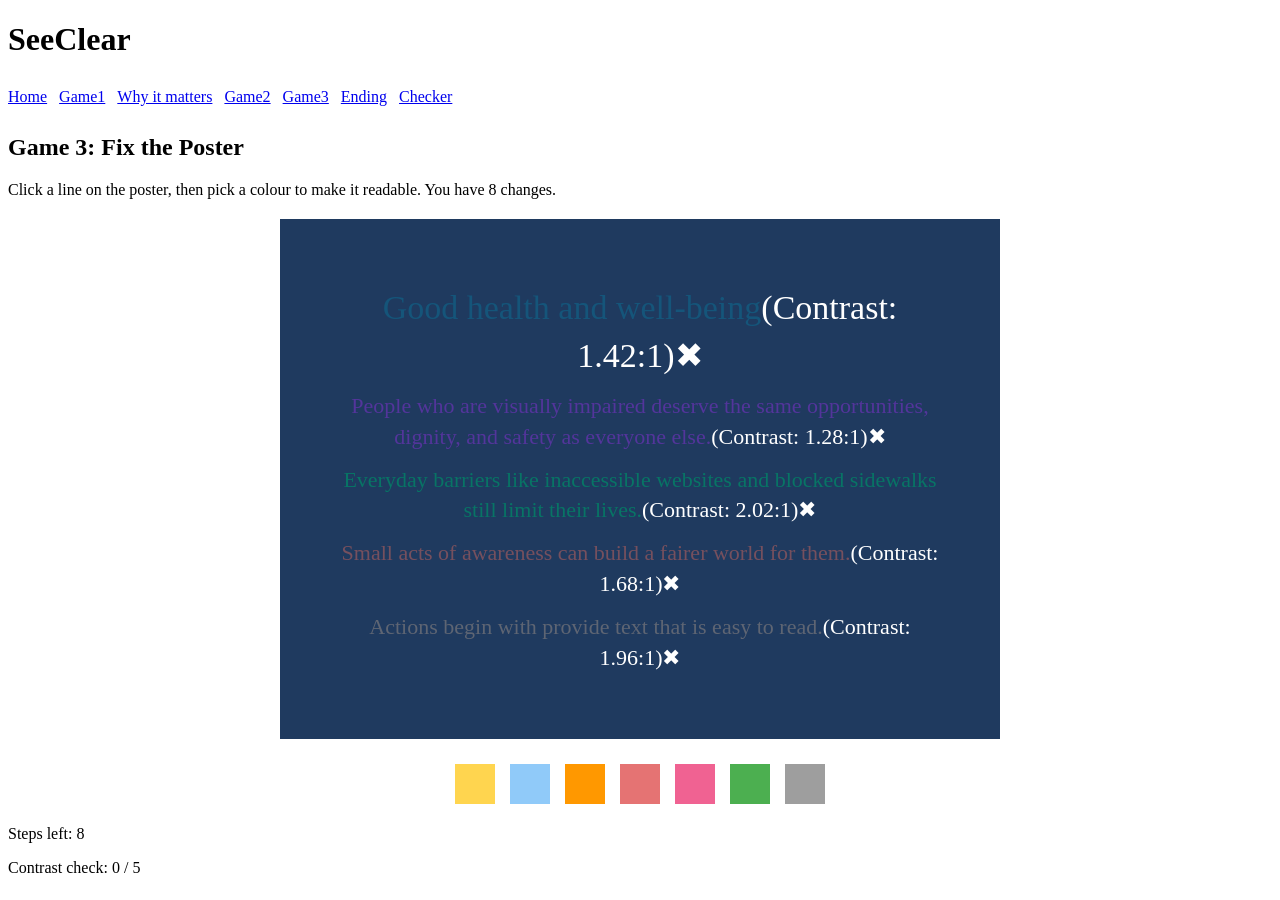
<file: game3.html>
<!DOCTYPE html>
<html lang="en">

<head>
    <meta name="viewport" content="width=device-width, initial-scale=1.0">
    <meta charset="UTF-8">
    <title>Game3 - SeeClear</title>
    <link rel="stylesheet" href="css/style.css">
</head>

<body>
    <a class="skip-link" href="#main">Skip to main content</a>
    <header class="site-header">
        <h1>SeeClear</h1>
        <nav class="site-nav">
            <ul class="nav-links">
                <li><a href="index.html">Home</a></li>
                <li><a href="game1.html">Game1</a></li>
                <li><a href="background.html">Why it matters</a></li>
                <li><a href="game2.html">Game2</a></li>
                <li><a href="game3.html">Game3</a></li>
                <li><a href="ending.html">Ending</a></li>
                <li><a href="checker.html">Checker</a></li>
            </ul>
        </nav>
    </header>
    <main id="main">
        <h2>Game 3: Fix the Poster</h2>
        <p>Click a line on the poster, then pick a colour to make it readable. You have 8 changes.</p>
        <div id="poster"></div>
        <div id="palette"></div>
        <p id="steps"></p>
        <p id="progress"></p>
        <p id="result"></p>
        <div hidden id="next-block"><a href="ending.html">Next</a></div>
        <div hidden id="retry"><a href="game3.html">Retry</a></div>
    </main>
    <script src="js/color.js"></script>
    <script src="js/game3.js"></script>
</body>

</html>
</file>
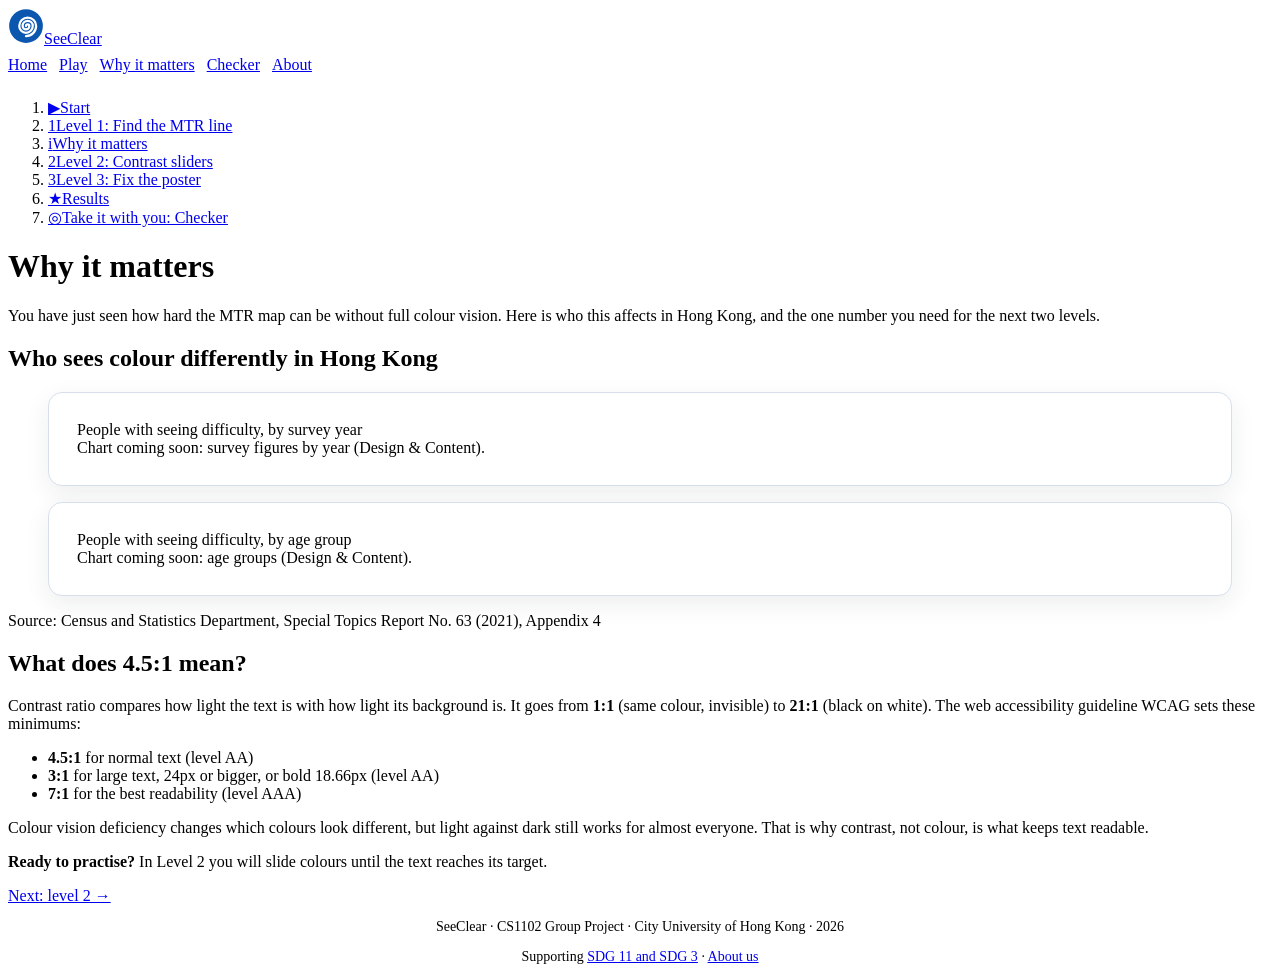
<file: why.html>
<!DOCTYPE html>
<html lang="en">
<head>
  <meta charset="UTF-8">
  <meta name="viewport" content="width=device-width, initial-scale=1.0">
  <meta name="description" content="Why accessible colour matters in Hong Kong, and what a contrast ratio of 4.5:1 means.">
  <title>Why it matters - SeeClear</title>
  <link rel="stylesheet" href="css/style.css">
</head>
<body>
  <!-- Page owner: skeleton and contrast section: Programmer A; statistics: Design & Content. Nav bar and footer are shared: keep them identical on all pages. -->
  <a class="skip-link" href="#main">Skip to content</a>
  <header class="site-header">
    <nav class="nav-bar" aria-label="Main">
      <a class="logo" href="index.html"><img src="img/logo.svg" alt="" width="36" height="36">SeeClear</a>
      <ul class="nav-links">
        <li><a href="index.html" data-nav="home">Home</a></li>
        <li><a href="experience.html" data-nav="play">Play</a></li>
        <li><a href="why.html" data-nav="why" class="active" aria-current="page">Why it matters</a></li>
        <li><a href="checker.html" data-nav="checker">Checker</a></li>
        <li><a href="about.html" data-nav="about">About</a></li>
      </ul>
    </nav>
  </header>

  <main id="main">
    <nav class="route" id="routeBar" aria-label="Game route" data-current="why"></nav>

    <h1>Why it matters</h1>
    <p class="page-lead">You have just seen how hard the MTR map can be without full colour vision. Here is who this affects in Hong Kong, and the one number you need for the next two levels.</p>

    <!-- Statistics: data lives in data/scenes.js (BACKGROUND_STATS), filled in by Design & Content -->
    <section aria-labelledby="statsTitle">
      <h2 id="statsTitle">Who sees colour differently in Hong Kong</h2>
      <div class="chart-grid">
        <figure class="chart-card">
          <figcaption id="trendCaption">People with seeing difficulty, by survey year</figcaption>
          <div id="trendChart" class="chart-area"></div>
        </figure>
        <figure class="chart-card">
          <figcaption id="ageCaption">Age distribution</figcaption>
          <div id="ageChart" class="chart-area"></div>
        </figure>
      </div>
      <p class="chart-source">Source: <span id="statsSource"></span></p>
    </section>

    <!-- Contrast explained, with live examples computed by color.js -->
    <section aria-labelledby="contrastTitle">
      <h2 id="contrastTitle">What does 4.5:1 mean?</h2>
      <p>Contrast ratio compares how light the text is with how light its background is. It goes from <strong>1:1</strong> (same colour, invisible) to <strong>21:1</strong> (black on white). The web accessibility guideline WCAG sets these minimums:</p>
      <ul class="contrast-rules">
        <li><strong>4.5:1</strong> for normal text (level AA)</li>
        <li><strong>3:1</strong> for large text, 24px or bigger, or bold 18.66px (level AA)</li>
        <li><strong>7:1</strong> for the best readability (level AAA)</li>
      </ul>
      <div class="contrast-samples" id="contrastSamples"></div>
      <p>Colour vision deficiency changes which colours look different, but light against dark still works for almost everyone. That is why contrast, not colour, is what keeps text readable.</p>
    </section>

    <div class="next-block">
      <p><strong>Ready to practise?</strong> In Level 2 you will slide colours until the text reaches its target.</p>
      <a class="btn btn-primary" href="challenge.html#level2">Next: level 2 &rarr;</a>
    </div>
  </main>

  <footer class="site-footer">
    <p>SeeClear &middot; CS1102 Group Project &middot; City University of Hong Kong &middot; 2026</p>
    <p>Supporting <a href="about.html#sdg">SDG 11 and SDG 3</a> &middot; <a href="about.html">About us</a></p>
  </footer>

  <script src="data/scenes.js"></script>
  <script src="js/color.js"></script>
  <script src="js/game.js"></script>
  <script src="js/why.js"></script>
</body>
</html>
</file>
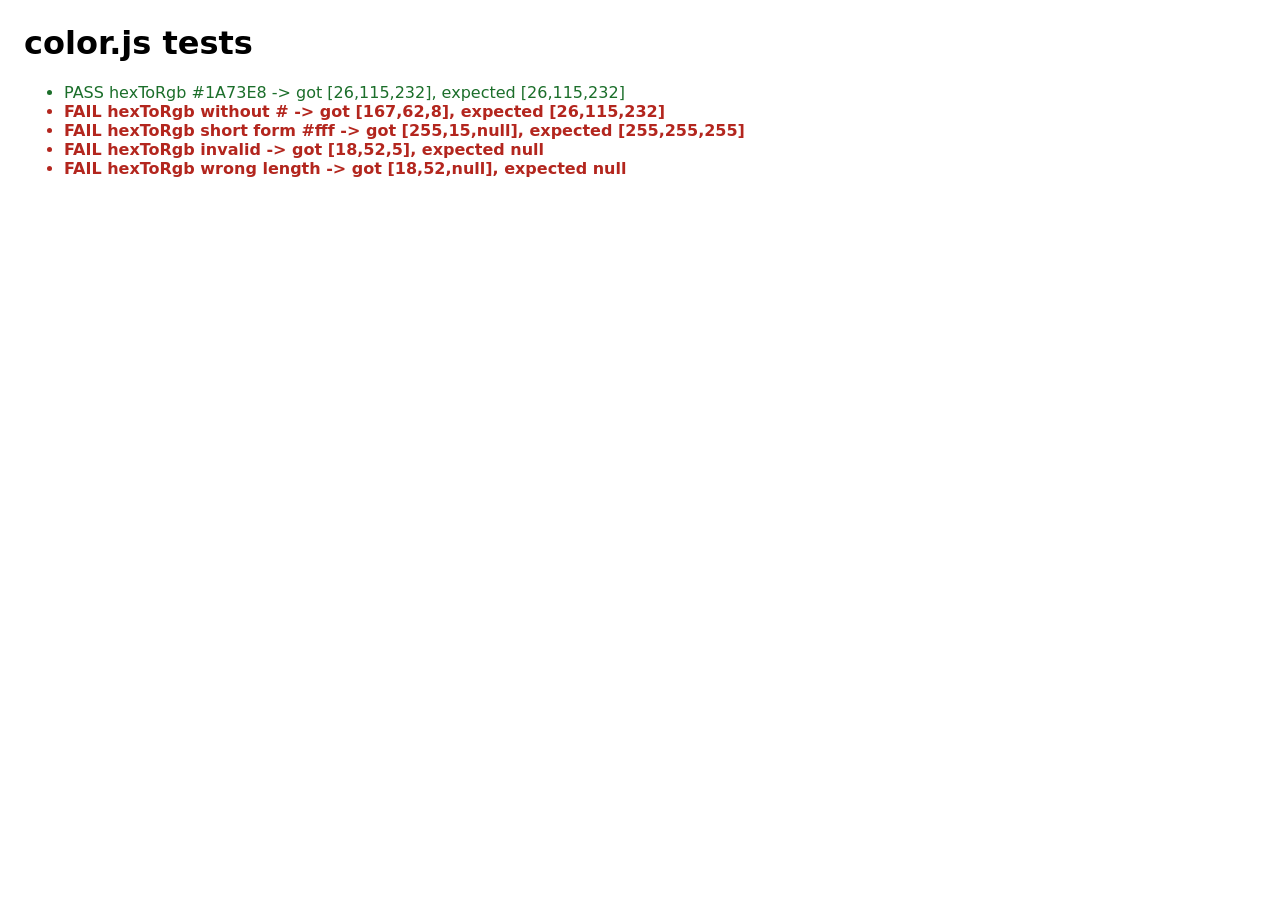
<file: tests/color.test.html>
<!DOCTYPE html>
<html lang="en">
<head>
  <meta charset="UTF-8">
  <meta name="viewport" content="width=device-width, initial-scale=1.0">
  <title>color.js tests - SeeClear</title>
  <style>
    body { font-family: system-ui, sans-serif; margin: 24px; }
    .pass { color: #1b6e2a; }
    .fail { color: #b3261e; font-weight: 700; }
  </style>
</head>
<body>
  <!-- Developer self-test for js/color.js (Programmer A). Open this file in a browser. -->
  <h1>color.js tests</h1>
  <p id="summary"></p>
  <ul id="results"></ul>

  <script src="../js/color.js"></script>
  <script>
    const results = document.getElementById("results");
    let passed = 0;
    let total = 0;

    function check(name, actual, expected) {
      total++;
      const ok = JSON.stringify(actual) === JSON.stringify(expected);
      if (ok) {
        passed++;
      }
      const item = document.createElement("li");
      item.className = ok ? "pass" : "fail";
      item.textContent = (ok ? "PASS " : "FAIL ") + name +
        " -> got " + JSON.stringify(actual) + ", expected " + JSON.stringify(expected);
      results.appendChild(item);
    }

    // Colour code conversion
    check("hexToRgb #1A73E8", hexToRgb("#1A73E8"), [26, 115, 232]);
    check("hexToRgb without #", hexToRgb("1a73e8"), [26, 115, 232]);
    check("hexToRgb short form #fff", hexToRgb("#fff"), [255, 255, 255]);
    check("hexToRgb invalid", hexToRgb("#12345g"), null);
    check("hexToRgb wrong length", hexToRgb("#1234"), null);
    check("rgbToHex 26,115,232", rgbToHex(26, 115, 232), "#1a73e8");
    check("rgbToHex pads zeros", rgbToHex(0, 5, 10), "#00050a");
    check("rgbToHex clamps", rgbToHex(300, -5, 127.6), "#ff0080");

    // Luminance
    check("luminance black", luminance([0, 0, 0]), 0);
    check("luminance white", luminance([255, 255, 255]), 1);

    // Contrast ratios (reference values from the WCAG formula)
    check("black on white = 21", formatRatio(contrast("#000000", "#ffffff")), "21.00");
    check("same colour = 1", formatRatio(contrast("#1a73e8", "#1a73e8")), "1.00");
    check("order does not matter", contrast("#ffffff", "#767676"), contrast("#767676", "#ffffff"));
    check("#767676 on white = 4.54", formatRatio(contrast("#767676", "#ffffff")), "4.54");
    check("#777777 on white = 4.47", formatRatio(contrast("#777777", "#ffffff")), "4.47");
    check("#0000ff on white = 8.59", formatRatio(contrast("#0000ff", "#ffffff")), "8.59");
    check("invalid colour", contrast("red", "#ffffff"), null);

    // Ratings
    check("21 normal text", rating(21, false), "AAA");
    check("4.54 normal text", rating(4.54, false), "AA");
    check("4.47 normal text", rating(4.47, false), "Fail");
    check("4.47 large text", rating(4.47, true), "AA");
    check("4.5 large text", rating(4.5, true), "AAA");
    check("2.9 large text", rating(2.9, true), "Fail");

    document.getElementById("summary").textContent = passed + " / " + total + " tests passed";
  </script>
</body>
</html>
</file>
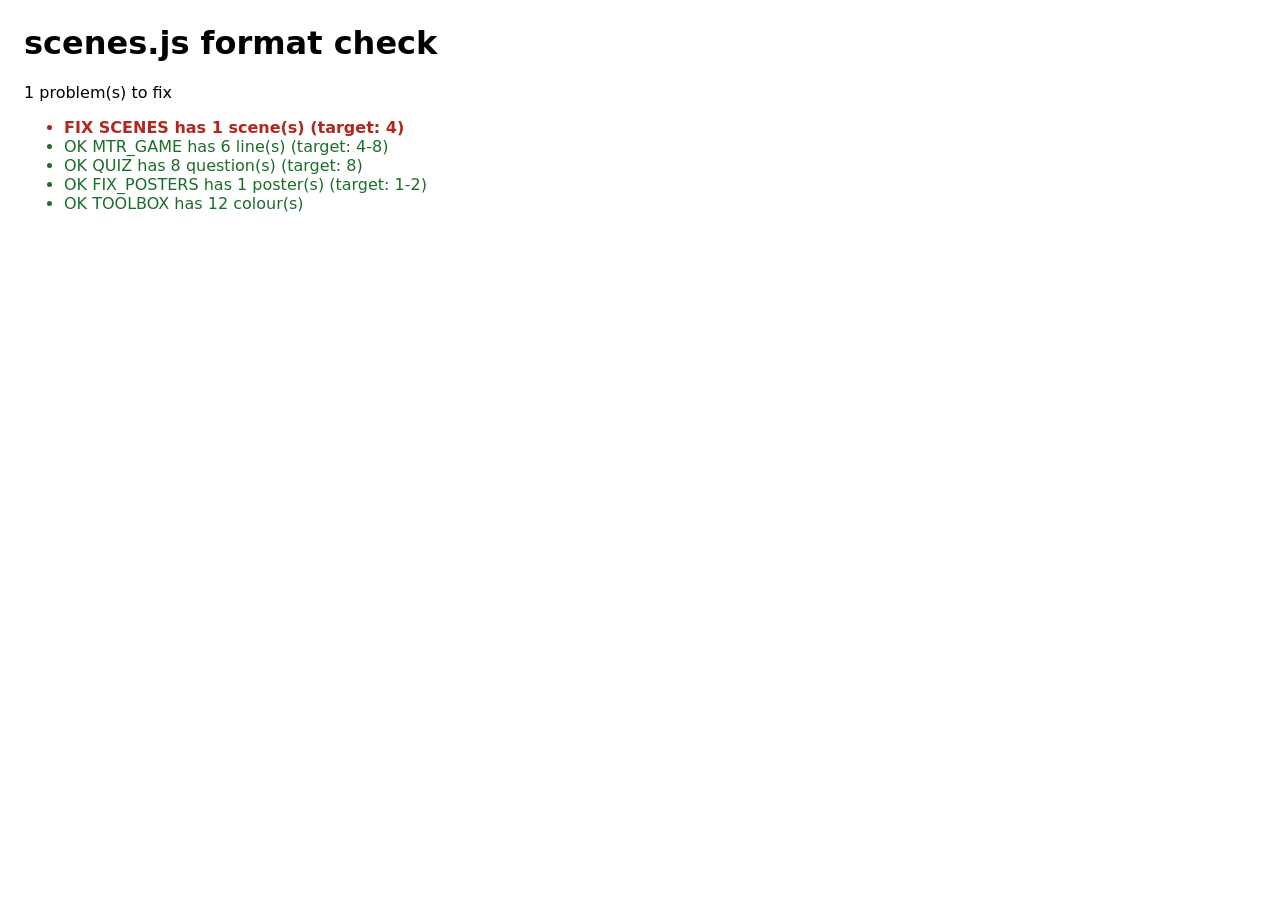
<file: tests/data.test.html>
<!DOCTYPE html>
<html lang="en">
<head>
  <meta charset="UTF-8">
  <meta name="viewport" content="width=device-width, initial-scale=1.0">
  <title>scenes.js format check - SeeClear</title>
  <style>
    body { font-family: system-ui, sans-serif; margin: 24px; }
    .pass { color: #1b6e2a; }
    .fail { color: #b3261e; font-weight: 700; }
  </style>
</head>
<body>
  <!-- Format check for data/scenes.js (format owner: Programmer A).
       Open this file in a browser after editing scenes.js. -->
  <h1>scenes.js format check</h1>
  <p id="summary"></p>
  <ul id="results"></ul>

  <script src="../js/color.js"></script>
  <script src="../data/scenes.js"></script>
  <script>
    const results = document.getElementById("results");
    let problems = 0;

    function report(ok, message) {
      if (!ok) {
        problems++;
      }
      const item = document.createElement("li");
      item.className = ok ? "pass" : "fail";
      item.textContent = (ok ? "OK   " : "FIX  ") + message;
      results.appendChild(item);
    }

    function checkColour(where, value) {
      const ok = typeof value === "string" && /^#[0-9a-fA-F]{6}$/.test(value);
      if (!ok) {
        report(false, where + ": colour must be like \"#1a73e8\", got " + JSON.stringify(value));
      }
    }

    function checkText(where, value) {
      if (typeof value !== "string") {
        report(false, where + ": must be text in quotes, got " + JSON.stringify(value));
      }
    }

    function checkIds(listName, list) {
      const seen = [];
      for (let i = 0; i < list.length; i++) {
        const id = list[i].id;
        if (typeof id !== "string" || !/^[a-z0-9-]+$/.test(id)) {
          report(false, listName + "[" + i + "]: id must be lowercase-with-hyphens, got " + JSON.stringify(id));
        } else if (seen.indexOf(id) !== -1) {
          report(false, listName + ": id \"" + id + "\" is used twice");
        }
        seen.push(id);
      }
    }

    function checkPercent(where, value) {
      if (typeof value !== "number" || value < 0 || value > 100) {
        report(false, where + ": must be a number from 0 to 100, got " + JSON.stringify(value));
      }
    }

    // SCENES
    report(SCENES.length === 4, "SCENES has " + SCENES.length + " scene(s) (target: 4)");
    checkIds("SCENES", SCENES);
    for (let i = 0; i < SCENES.length; i++) {
      const scene = SCENES[i];
      const where = "scene \"" + scene.id + "\"";
      checkText(where + " name", scene.name);
      checkText(where + " image", scene.image);
      checkText(where + " caption", scene.caption);
      checkIds(where + " layers", scene.layers);
      for (let j = 0; j < scene.layers.length; j++) {
        const layer = scene.layers[j];
        const lw = where + " layer \"" + layer.id + "\"";
        checkText(lw + " label", layer.label);
        checkText(lw + " text", layer.text);
        checkColour(lw + " color", layer.color);
        checkColour(lw + " background", layer.background);
        checkPercent(lw + " x", layer.x);
        checkPercent(lw + " y", layer.y);
        checkPercent(lw + " width", layer.width);
        checkPercent(lw + " height", layer.height);
      }
    }

    // MTR_GAME (Game 1)
    report(MTR_GAME.lines.length >= 4, "MTR_GAME has " + MTR_GAME.lines.length + " line(s) (target: 4-8)");
    checkIds("MTR_GAME lines", MTR_GAME.lines);
    for (let i = 0; i < MTR_GAME.lines.length; i++) {
      const line = MTR_GAME.lines[i];
      const where = "MTR line \"" + line.id + "\"";
      checkText(where + " name", line.name);
      checkColour(where + " color", line.color);
      if (!Array.isArray(line.points) || line.points.length < 2) {
        report(false, where + ": points needs at least 2 [x, y] pairs");
        continue;
      }
      for (let j = 0; j < line.points.length; j++) {
        const pt = line.points[j];
        if (!Array.isArray(pt) || pt[0] < 0 || pt[0] > MTR_GAME.width || pt[1] < 0 || pt[1] > MTR_GAME.height) {
          report(false, where + " point " + (j + 1) + ": must be [x, y] inside the map, got " + JSON.stringify(pt));
        }
      }
    }

    // QUIZ (Game 2)
    report(QUIZ.length === 8, "QUIZ has " + QUIZ.length + " question(s) (target: 8)");
    checkIds("QUIZ", QUIZ);
    for (let i = 0; i < QUIZ.length; i++) {
      const q = QUIZ[i];
      const where = "question \"" + q.id + "\"";
      checkText(where + " text", q.text);
      checkColour(where + " color", q.color);
      checkColour(where + " background", q.background);
      if (typeof q.largeText !== "boolean") {
        report(false, where + ": largeText must be true or false");
      }
      if ([3, 4.5, 7].indexOf(q.target) === -1) {
        report(false, where + ": target must be 3, 4.5 or 7, got " + JSON.stringify(q.target));
      }
      const start = contrast(q.color, q.background);
      const best = Math.max(contrast("#000000", q.background) || 0, contrast("#ffffff", q.background) || 0);
      if (start !== null && start >= q.target) {
        report(false, where + ": already reaches the target at the start (" + formatRatio(start) + ":1)");
      }
      if (best < q.target) {
        report(false, where + ": target " + q.target + " cannot be reached on this background (best " + formatRatio(best) + ":1)");
      }
    }

    // FIX_POSTERS
    report(FIX_POSTERS.length >= 1, "FIX_POSTERS has " + FIX_POSTERS.length + " poster(s) (target: 1-2)");
    checkIds("FIX_POSTERS", FIX_POSTERS);
    for (let i = 0; i < FIX_POSTERS.length; i++) {
      const poster = FIX_POSTERS[i];
      const where = "poster \"" + poster.id + "\"";
      checkText(where + " title", poster.title);
      checkColour(where + " background", poster.background);
      if (typeof poster.maxSteps !== "number" || poster.maxSteps < 1) {
        report(false, where + ": maxSteps must be a number, 1 or more");
      }
      checkIds(where + " blocks", poster.blocks);
      for (let j = 0; j < poster.blocks.length; j++) {
        const block = poster.blocks[j];
        const bw = where + " block \"" + block.id + "\"";
        checkText(bw + " text", block.text);
        checkColour(bw + " color", block.color);
        if (typeof block.largeText !== "boolean") {
          report(false, bw + ": largeText must be true or false");
        }
      }
    }

    // TOOLBOX (Game 3)
    report(TOOLBOX.length >= 4, "TOOLBOX has " + TOOLBOX.length + " colour(s)");
    for (let i = 0; i < TOOLBOX.length; i++) {
      checkColour("TOOLBOX[" + i + "]", TOOLBOX[i]);
    }

    document.getElementById("summary").textContent = problems === 0
      ? "Format OK"
      : problems + " problem(s) to fix";
  </script>
</body>
</html>
</file>
<file: css/style.css>
.site-nav {
    width: 100%;
    overflow-x: auto;
    -webkit-overflow-scrolling: touch;
}

.nav-links {
    display: flex;
    flex-flow: row nowrap;
    align-items: center;
    gap: 12px;
    margin: 0;
    padding: 8px 0;
    list-style: none;
}

.nav-links li {
    flex: 0 0 auto;
}

.map {
    width: 200px;
    height: 20px;
    margin: 10px;
}

#map-area {
    position: relative;
    width: min(100%, 1100px);
}

#map-area img {
    display: block;
    width: 100%;
    height: auto;
}

#mtr-slots {
    position: absolute;
    inset: 0;
}

#mtr-slots > div {
    position: absolute;
    z-index: 1;
    box-sizing: border-box;
    width: 120px;
    min-height: 34px;
    padding: 5px;
    border: 2px dashed #333;
    background: white;
    cursor: pointer;
    transform: translate(-50%, -50%);
}

/* The order matches the array in file "gmae1.js" */
#mtr-slots > div:nth-child(1) { left: 70%; top: 44%; } /* Kwun Tong */
#mtr-slots > div:nth-child(2) { left: 27%; top: 44%; } /* Tsuen Wan */
#mtr-slots > div:nth-child(3) { left: 70%; top: 78%; } /* Island */
#mtr-slots > div:nth-child(4) { left: 20%; top: 60%; } /* Tung Chung */
#mtr-slots > div:nth-child(5) { left: 38%; top: 89%; } /* South Island */
#mtr-slots > div:nth-child(6) { left: 83%; top: 19%; } /* Tuen Ma */
.selected {
    background-color: lightgray;
    border: 2px solid #ccc;
}

.correct {
    background-color: lightgreen;
}

.correct::after {
    content: "✔";
    font-weight: bold;
    margin-left: 5px;
}

.wrong {
    background-color: lightcoral;
}

.wrong::after {
    content: "✖";
    font-weight: bold;
    margin-left: 5px;
}

#card {
    box-sizing: border-box;
    width: 100%;
    max-width: 1100px;
    min-height: 150px;
    padding: 24px;
    display: flex;
    align-items: center;
    font-weight: bold;
}

#card-text {
    margin: 0;
    white-space: pre-line;
    overflow-wrap: anywhere;
}

#poster {
    box-sizing: border-box;
    width: min(100%, 720px);
    min-height: 520px;
    margin: 20px auto;
    padding: 48px;
    display: flex;
    flex-direction: column;
    align-items: center;
    justify-content: center;
    gap: 12px;
    text-align: center;
}
#poster p {
    width: 100%;
    margin: 0;
    text-align: center;
    font-size: 22px;
    line-height: 1.4;
    overflow-wrap: anywhere;
}

#palette {
    display: flex;
    justify-content: center;
    flex-wrap: wrap;
    gap: 5px;
    margin: 10px auto;
}

#palette .button {
    width: 40px;
    height: 40px;
    margin: 5px;
    border: none;
    cursor: pointer;
}

#poster .selected {
    background-color: transparent;
    outline: 3px dashed white;
}

.skip-link {
    position: absolute;
    left: -9999px;

    .skip-link:focus {
        left: 10px;
    }
}

#large-text{
    font-size: 24px;
}

canvas{
    max-width: 100%;
    cursor: crosshair;
}

#suggestion-swatch {
    display: inline-block;
    width: 20px;
    height: 20px;
    border: 1px solid #000;
    margin-left: 5px;
}
footer{
    font-size: 14px;
    text-align: center;
}

#drop-zone{
    border: 2px dashed #767676;
    padding: 20px;
    text-align: center;
    margin: 10px;
}

.checker-upload-layout {
    display: grid;
    grid-template-columns: minmax(0, 1fr) minmax(0, 1fr);
    align-items: stretch;
    gap: 20px;
    margin: 24px 0;
}

.checker-options {
    display: grid;
    align-content: start;
    gap: 14px;
    min-width: 0;
    padding: 20px;
    border: 1px solid #d7e0ea;
    border-radius: 10px;
    background: #f8fafc;
}

.checker-control {
    display: flex;
    align-items: center;
    justify-content: space-between;
    gap: 12px;
}

.checker-control label { margin: 0; }
.checker-control input[type="color"] { flex: 0 0 52px; }
.checker-gradient-toggle { justify-content: flex-start; }
.checker-gradient-toggle input { width: 18px; height: 18px; }
#gradient-options { padding-top: 12px; border-top: 1px solid #d7e0ea; }
#gradient-options p { margin: 8px 0 0; color: #526174; font-size: .92rem; }
.checker-upload-layout #drop-zone {
    display: flex;
    min-height: 190px;
    flex-direction: column;
    align-items: center;
    justify-content: center;
    gap: 12px;
    margin: 0;
}
.checker-upload-layout #drop-zone p { margin: 0; }
.checker-upload-layout #drop-zone input[type="file"] { max-width: 100%; }

#drop-zone.dragover{
    border-color: #000;
    background-color: #f0f0f0;
}
@media (max-width: 600px) {
    #poster {
        min-height: 420px;
        padding: 24px;
    }

    #poster p {
        font-size: 18px;
    }
}

@media (max-width: 680px) {
    .checker-upload-layout { grid-template-columns: minmax(0, 1fr); gap: 14px; }
    .checker-upload-layout #drop-zone { min-height: 160px; }
}

.homepage-heading {
    font-size: 2rem;
    font-weight: 700;
}

.homepage-intro {
    max-width: 760px;
    font-size: 1.125rem;
    line-height: 1.6;
}

.background-charts {
    display: grid;
    gap: 24px;
    margin-top: 32px;
}

.chart-card {
    min-width: 0;
    padding: clamp(18px, 3vw, 28px);
    background: #fff;
    border: 1px solid #d7e0ea;
    border-radius: 14px;
    box-shadow: 0 8px 24px rgb(24 35 50 / 8%);
}

.chart-card h3 {
    margin: 0 0 6px;
    color: #182332;
    font-size: 1.25rem;
}

.chart-description {
    margin: 0 0 12px;
    color: #526174;
}

.chart-frame {
    width: 100%;
    overflow: hidden;
}

#population-chart {
    display: block;
    width: 100%;
    height: auto;
}

.chart-gridline { stroke: #dce3eb; stroke-width: 1; }
.chart-axis { stroke: #526174; stroke-width: 1.5; }
.chart-tick, .chart-year, .chart-value, .chart-axis-title {
    fill: #26364a;
    font-family: inherit;
}
.chart-tick { font-size: 12px; }
.chart-year { font-size: 14px; font-weight: 650; }
.chart-value { font-size: 13px; font-weight: 700; }
.chart-bar-value { fill: #fff; }
.chart-axis-title { font-size: 12px; font-weight: 650; }
.chart-bar { fill: #3478d4; }
.chart-line { fill: none; stroke: #e76f25; stroke-width: 4; stroke-linecap: round; stroke-linejoin: round; }
.chart-point { fill: #fff; stroke: #c95112; stroke-width: 3; }

.age-chart-layout {
    display: grid;
    grid-template-columns: minmax(220px, 320px) minmax(220px, 1fr);
    align-items: center;
    justify-content: center;
    gap: 24px;
}

#age-chart { display: block; width: 100%; max-width: 320px; height: auto; margin: auto; }
.age-slice { stroke: #fff; stroke-width: 2; }
.age-pie { transform-box: view-box; transform-origin: center; }
.age-legend {
    display: grid;
    grid-template-columns: repeat(2, minmax(120px, 1fr));
    gap: 10px 16px;
    margin: 0;
    padding: 0;
    list-style: none;
}
.age-legend li { display: flex; align-items: center; gap: 8px; color: #26364a; }
.age-legend-swatch { flex: 0 0 14px; width: 14px; height: 14px; border-radius: 3px; }

@media (max-width: 620px) {
    .age-chart-layout { grid-template-columns: minmax(0, 1fr); gap: 12px; }
    #age-chart { max-width: 280px; }
    .age-legend { grid-template-columns: repeat(2, minmax(0, 1fr)); font-size: .92rem; }
}
</file>
